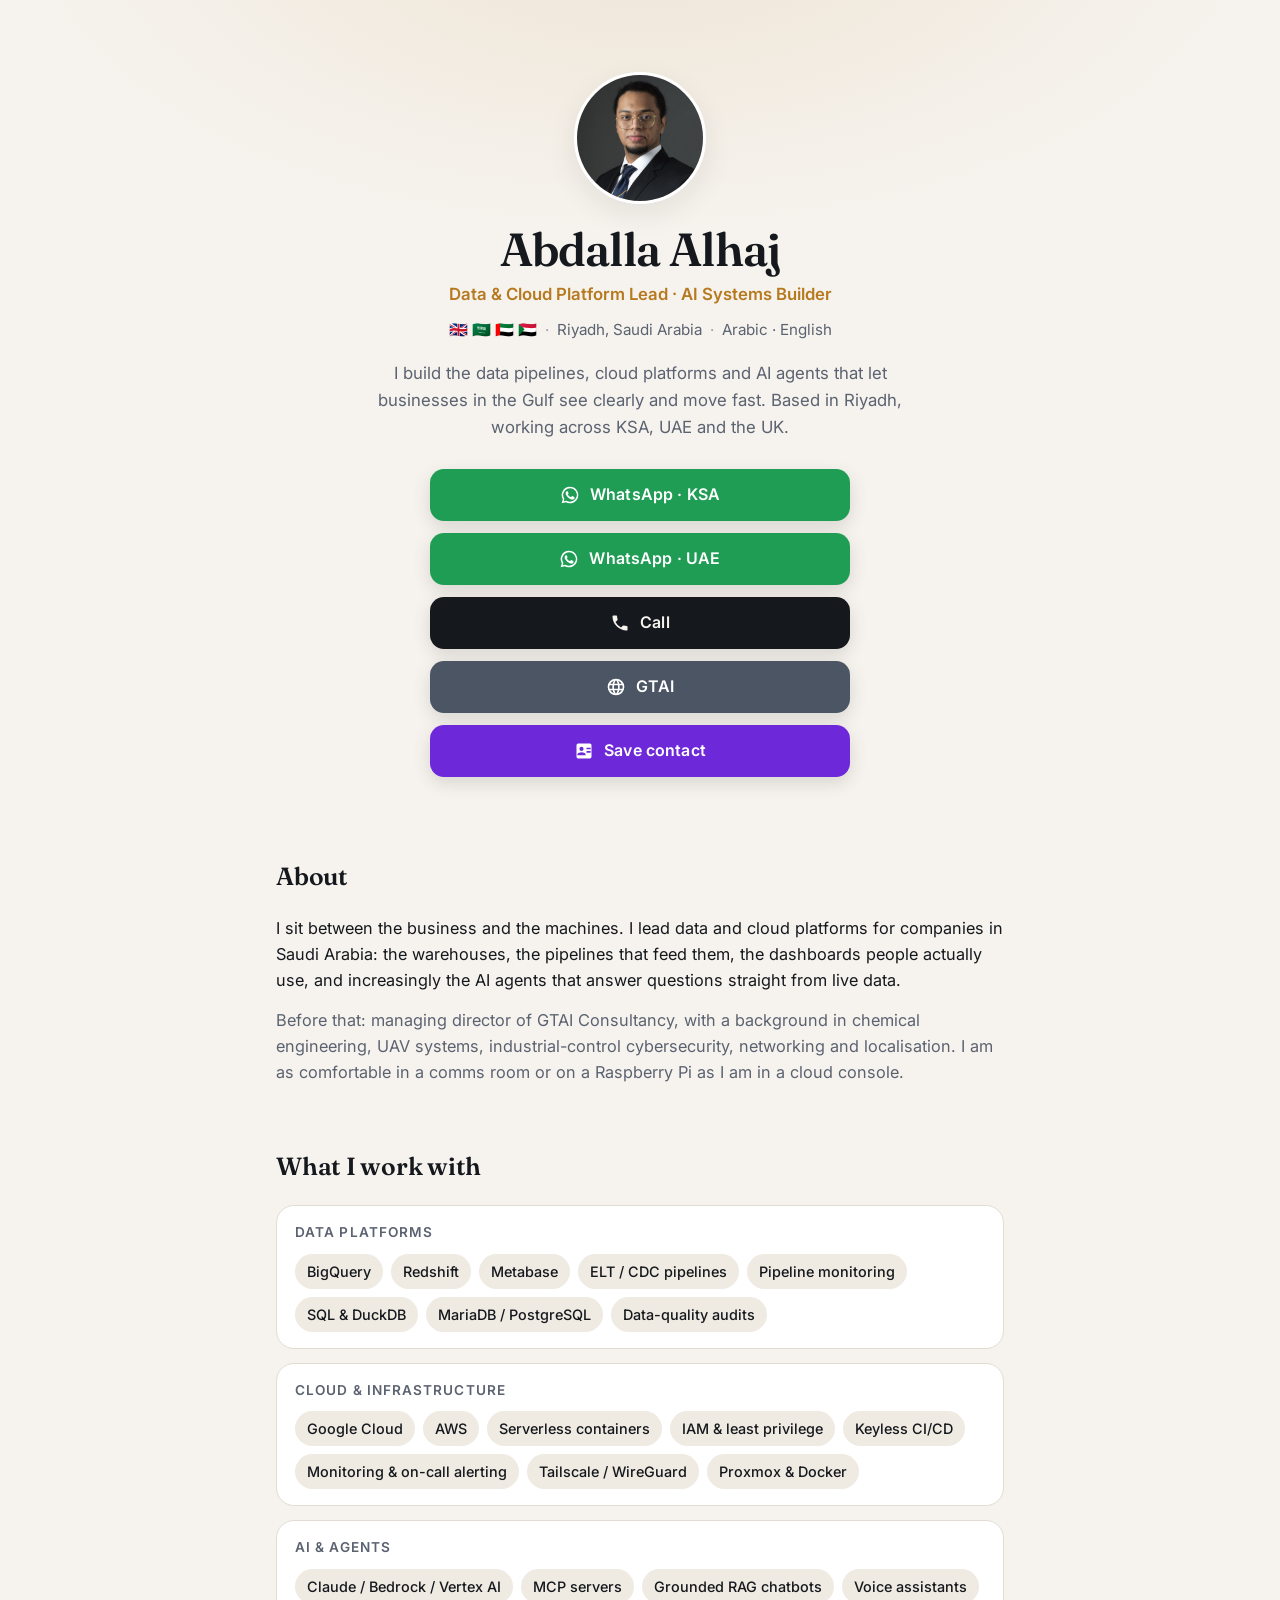
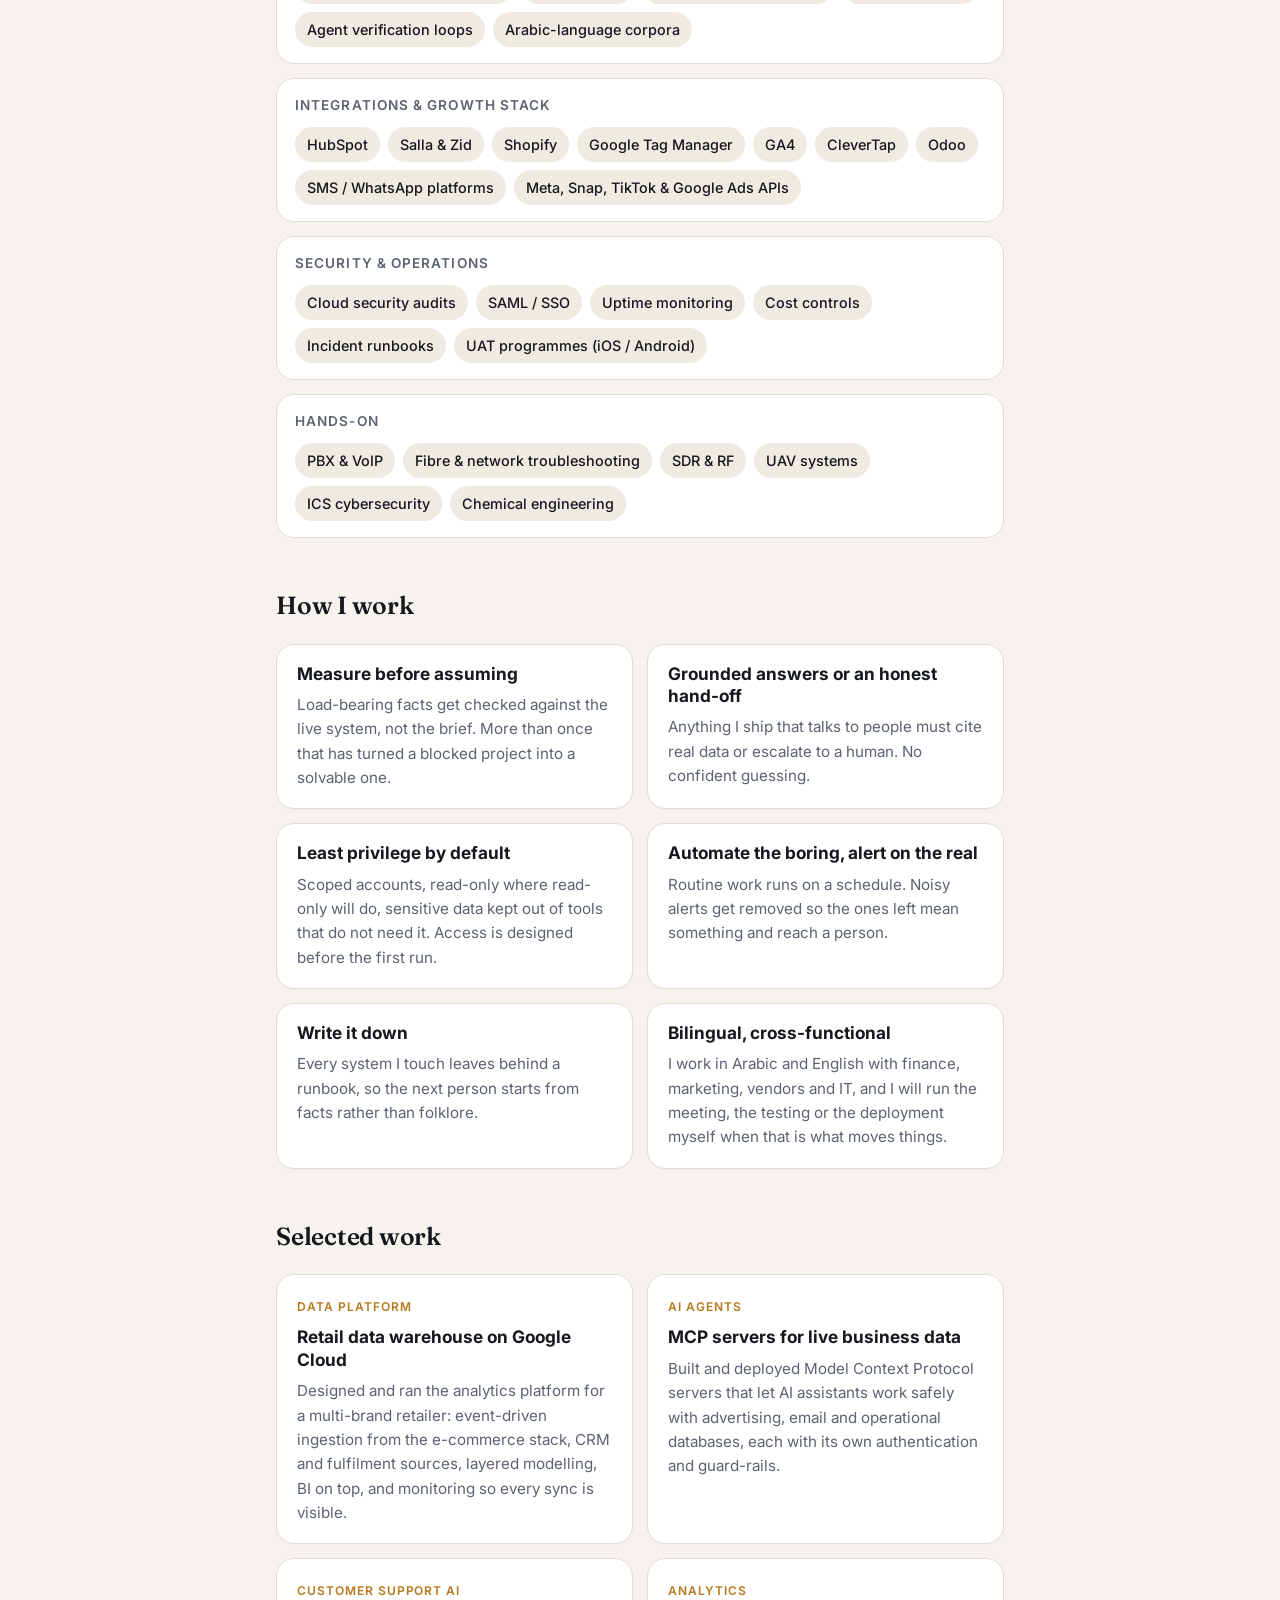
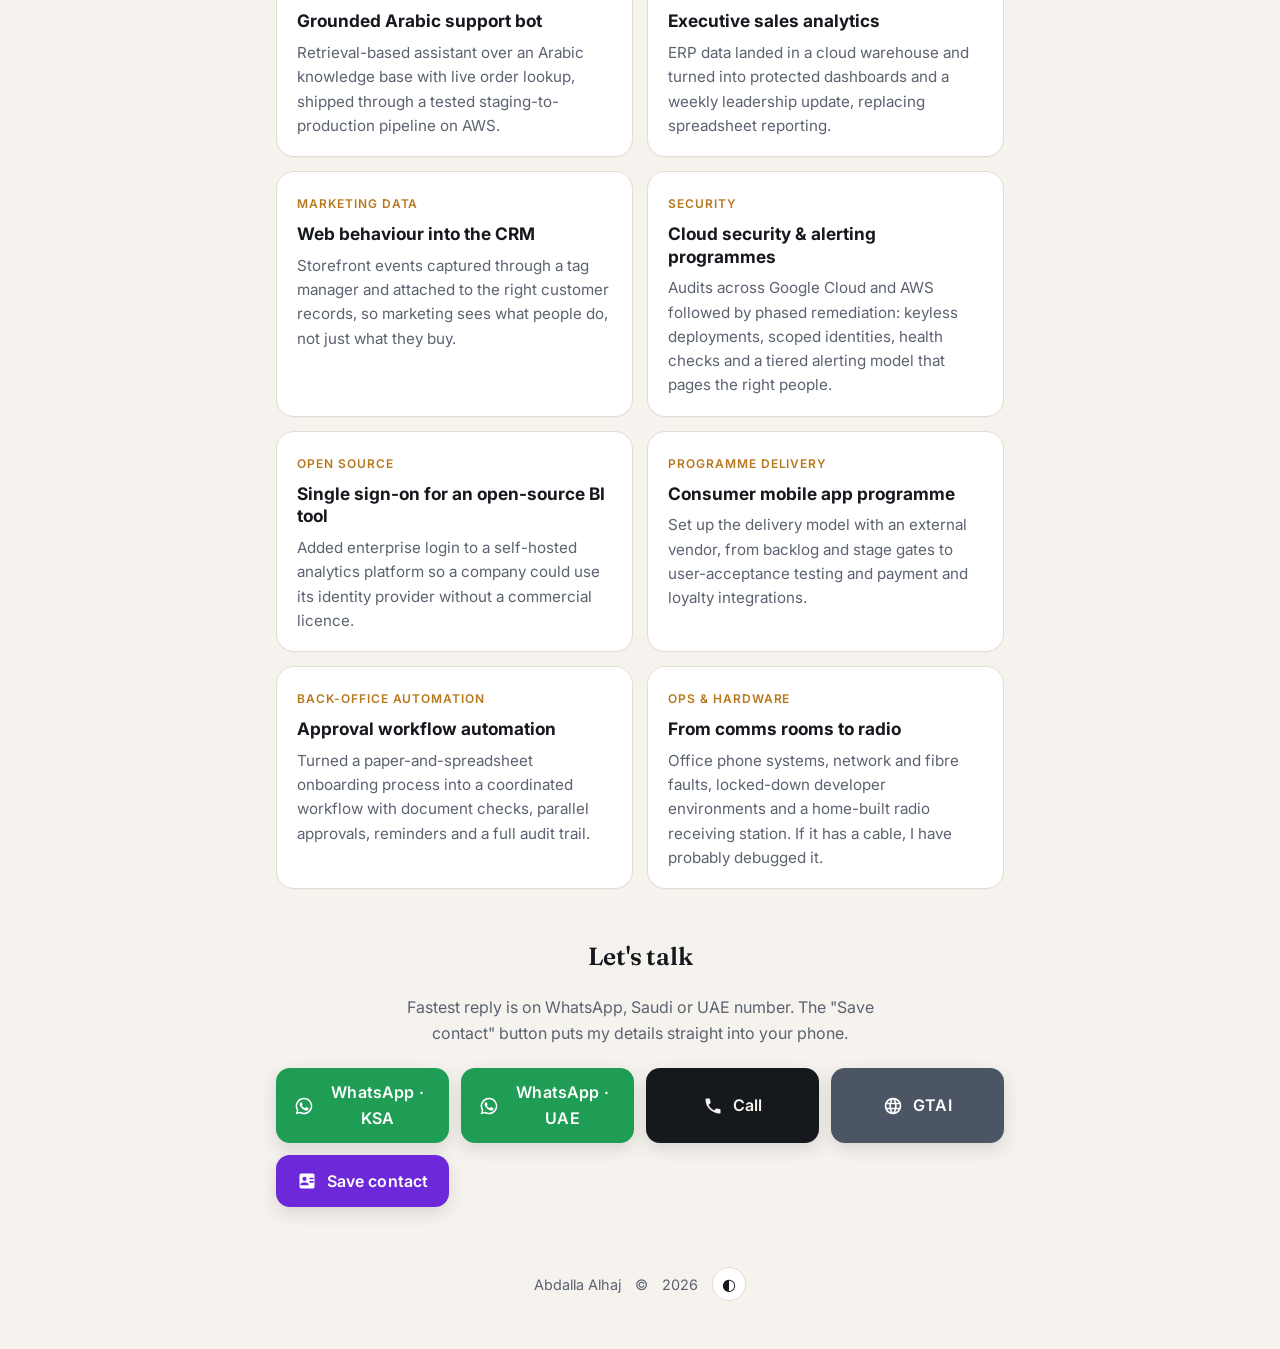
<file: public/index.html>
<!doctype html>
<html lang="en">
<head>
<meta charset="utf-8">
<meta name="viewport" content="width=device-width, initial-scale=1, viewport-fit=cover">
<title>Abdalla Alhaj</title>
<meta name="description" content="Abdalla Alhaj — data & cloud platform lead and AI systems builder in Riyadh. Digital card: what I do, how I work, and how to reach me.">
<meta property="og:title" content="Abdalla Alhaj">
<meta property="og:description" content="Data & cloud platform lead · AI systems builder. Riyadh · KSA · UAE · UK.">
<meta property="og:type" content="profile">
<meta name="theme-color" content="#0b0f14" media="(prefers-color-scheme: dark)">
<meta name="theme-color" content="#f6f3ee" media="(prefers-color-scheme: light)">
<link rel="icon" href="assets/favicon.svg" type="image/svg+xml">
<link rel="preconnect" href="https://fonts.googleapis.com">
<link rel="preconnect" href="https://fonts.gstatic.com" crossorigin>
<link href="https://fonts.googleapis.com/css2?family=Inter:wght@400;500;600;700&family=Fraunces:opsz,wght@9..144,500;9..144,600&display=swap" rel="stylesheet">
<link rel="stylesheet" href="assets/style.css?v=6">
<!-- Analytics (Umami) -->
<script defer src="https://analytics.gtaiconsultancy.com/script.js" data-website-id="1c4e9bc0-9065-44e9-a67e-9483f6269b2f"></script>
</head>
<body>
<a class="skip" href="#contact">Skip to contact</a>

<header class="hero" id="top">
  <div class="wrap">
    <div class="avatar" id="avatar" aria-hidden="true"></div>
    <h1 id="name">Abdalla Alhaj</h1>
    <p class="headline" id="headline"></p>
    <p class="meta"><span id="flags"></span><span class="dot">·</span><span id="location"></span><span class="dot">·</span><span id="languages"></span></p>
    <p class="tagline" id="tagline"></p>

    <nav class="actions" id="contact" aria-label="Contact"></nav>
    <p class="hint" id="contact-hint" hidden>Contact buttons appear here once the details in <code>profile.js</code> are filled in.</p>
  </div>
</header>

<main class="wrap">
  <section class="section" id="about">
    <h2>About</h2>
    <div class="prose" id="about-body"></div>
  </section>

  <section class="section" id="skills">
    <h2>What I work with</h2>
    <div class="skill-groups" id="skill-groups"></div>
  </section>

  <section class="section" id="principles">
    <h2>How I work</h2>
    <div class="grid" id="principles-grid"></div>
  </section>

  <section class="section" id="work">
    <h2>Selected work</h2>
    <div class="grid" id="projects-grid"></div>
  </section>

  <section class="section cta" id="reach">
    <h2>Let's talk</h2>
    <p>Fastest reply is on WhatsApp, Saudi or UAE number. The "Save contact" button puts my details straight into your phone.</p>
    <nav class="actions compact" id="contact-bottom" aria-label="Contact"></nav>
  </section>
</main>

<footer class="wrap foot">
  <span id="footer-name"></span> © <span id="year"></span>
  <button class="theme" id="theme-toggle" type="button" aria-label="Toggle colour theme">◐</button>
</footer>

<script src="profile.js?v=6"></script>
<script src="assets/app.js?v=6"></script>
</body>
</html>
</file>
<file: public/assets/style.css>
:root {
  --bg: #f6f3ee;
  --surface: #ffffff;
  --surface-2: #efeae2;
  --text: #15181d;
  --muted: #5b6270;
  --line: #e2dcd2;
  --accent: #b7791f;
  --accent-ink: #ffffff;
  --accent-soft: rgba(183, 121, 31, .12);
  --whatsapp: #1f9d55;
  --phone: #15181d;
  --email: #c2410c;
  --linkedin: #0a66c2;
  --github: #24292f;
  --web: #4b5563;
  --vcard: #6d28d9;
  --radius: 18px;
  --shadow: 0 10px 30px rgba(20, 20, 30, .08);
  color-scheme: light;
}
:root[data-theme="dark"] {
  --bg: #0b0f14;
  --surface: #121821;
  --surface-2: #19212c;
  --text: #ebeef3;
  --muted: #9aa4b2;
  --line: #222b37;
  --accent: #e8b86d;
  --accent-ink: #15181d;
  --accent-soft: rgba(232, 184, 109, .14);
  --phone: #e5e7eb;
  --github: #e5e7eb;
  --web: #cbd5e1;
  --shadow: 0 16px 40px rgba(0, 0, 0, .45);
  color-scheme: dark;
}
@media (prefers-color-scheme: dark) {
  :root:not([data-theme="light"]) {
    --bg: #0b0f14;
    --surface: #121821;
    --surface-2: #19212c;
    --text: #ebeef3;
    --muted: #9aa4b2;
    --line: #222b37;
    --accent: #e8b86d;
    --accent-ink: #15181d;
    --accent-soft: rgba(232, 184, 109, .14);
    --phone: #e5e7eb;
    --github: #e5e7eb;
    --web: #cbd5e1;
    --shadow: 0 16px 40px rgba(0, 0, 0, .45);
    color-scheme: dark;
  }
}

* { box-sizing: border-box; }
html { overflow-anchor: none; }
body {
  margin: 0;
  background: var(--bg);
  color: var(--text);
  font-family: Inter, -apple-system, BlinkMacSystemFont, "Segoe UI", Roboto, sans-serif;
  line-height: 1.6;
  -webkit-font-smoothing: antialiased;
  overflow-anchor: none;      /* no scroll-position jumps while fonts/photo load */
  overflow-x: hidden;
}
.wrap { max-width: 760px; margin: 0 auto; padding: 0 16px; }
.skip { position: absolute; left: -999px; top: 8px; background: var(--accent); color: var(--accent-ink); padding: 8px 12px; border-radius: 8px; }
.skip:focus { left: 8px; z-index: 10; }
a { color: inherit; }
code { font-family: ui-monospace, SFMono-Regular, Menlo, monospace; font-size: .9em; background: var(--surface-2); padding: 1px 6px; border-radius: 6px; }

/* Hero */
.hero {
  /* extra top room + notch inset so a collapsing mobile toolbar never clips the photo */
  padding: calc(72px + env(safe-area-inset-top, 0px)) 0 40px;
  text-align: center;
  background:
    radial-gradient(ellipse 70% 55% at 50% -10%, var(--accent-soft), transparent 70%);
}
.avatar {
  width: 132px; height: 132px; margin: 0 auto 20px;
  border-radius: 50%;
  background: var(--surface-2);
  border: 3px solid var(--surface);
  box-shadow: var(--shadow);
  overflow: hidden;
  display: grid; place-items: center;
  font-family: Fraunces, Georgia, serif;
  font-size: 44px; font-weight: 600; color: var(--accent);
}
.avatar img { width: 100%; height: 100%; object-fit: cover; display: block; }
h1 {
  margin: 0 0 6px;
  font-family: Fraunces, Georgia, serif;
  font-weight: 600;
  font-size: clamp(2rem, 7vw, 2.9rem);
  letter-spacing: -.02em;
  line-height: 1.1;
}
.headline { margin: 0 0 10px; font-weight: 600; color: var(--accent); font-size: 1.05rem; }
.meta { margin: 0 0 18px; color: var(--muted); font-size: .95rem; }
.meta .dot { margin: 0 8px; opacity: .6; }
.tagline { margin: 0 auto 28px; max-width: 580px; color: var(--muted); font-size: 1.05rem; }

/* Action buttons */
.actions { display: grid; gap: 12px; max-width: 420px; margin: 0 auto; }
.actions.compact { max-width: 100%; grid-template-columns: repeat(auto-fit, minmax(150px, 1fr)); }
.btn {
  display: flex; align-items: center; justify-content: center; gap: 10px;
  min-height: 52px; padding: 12px 18px;
  border-radius: 14px;
  background: var(--c, var(--accent));
  color: #fff;
  text-decoration: none;
  font-weight: 600;
  letter-spacing: .01em;
  box-shadow: 0 6px 18px rgba(0, 0, 0, .12);
  transition: transform .12s ease, filter .12s ease;
  border: 0; cursor: pointer; font: inherit; font-weight: 600;
}
.btn:hover { transform: translateY(-1px); filter: brightness(1.06); }
.btn:active { transform: translateY(0); }
.btn.light { color: var(--bg); }
.btn svg { width: 20px; height: 20px; flex: none; fill: currentColor; }
.hint { color: var(--muted); font-size: .9rem; margin: 18px auto 0; max-width: 420px; }

/* Sections */
.section { padding: 40px 0 8px; }
h2 {
  margin: 0 0 18px;
  font-family: Fraunces, Georgia, serif;
  font-weight: 600;
  font-size: 1.55rem;
  letter-spacing: -.01em;
}
.prose p { margin: 0 0 14px; color: var(--text); font-size: 1.02rem; }
.prose p + p { color: var(--muted); }

.skill-groups { display: grid; gap: 14px; }
.skill-group {
  background: var(--surface); border: 1px solid var(--line); border-radius: var(--radius);
  padding: 16px 18px;
}
.skill-group h3 { margin: 0 0 10px; font-size: .85rem; text-transform: uppercase; letter-spacing: .08em; color: var(--muted); font-weight: 600; }
.chips { display: flex; flex-wrap: wrap; gap: 8px; }
.chip {
  padding: 6px 12px; border-radius: 999px;
  background: var(--surface-2); color: var(--text);
  font-size: .9rem; font-weight: 500;
}

.grid { display: grid; gap: 14px; }
@media (min-width: 640px) { .grid { grid-template-columns: 1fr 1fr; } }
.card {
  background: var(--surface); border: 1px solid var(--line); border-radius: var(--radius);
  padding: 18px 20px;
  box-shadow: 0 1px 0 rgba(0,0,0,.02);
}
.card .tag { display: inline-block; margin-bottom: 10px; font-size: .75rem; font-weight: 600; letter-spacing: .08em; text-transform: uppercase; color: var(--accent); }
.card h3 { margin: 0 0 8px; font-size: 1.08rem; line-height: 1.3; }
.card p { margin: 0; color: var(--muted); font-size: .95rem; }

.cta { text-align: center; padding-bottom: 24px; }
.cta p { color: var(--muted); max-width: 520px; margin: 0 auto 22px; }

.foot {
  display: flex; align-items: center; justify-content: center; gap: 14px;
  padding: 36px 16px 48px; color: var(--muted); font-size: .9rem;
}
.theme {
  border: 1px solid var(--line); background: var(--surface); color: var(--text);
  width: 34px; height: 34px; border-radius: 50%; cursor: pointer; font-size: 16px;
}
@media (prefers-reduced-motion: reduce) { *, *::before, *::after { transition: none !important; } }
</file>
